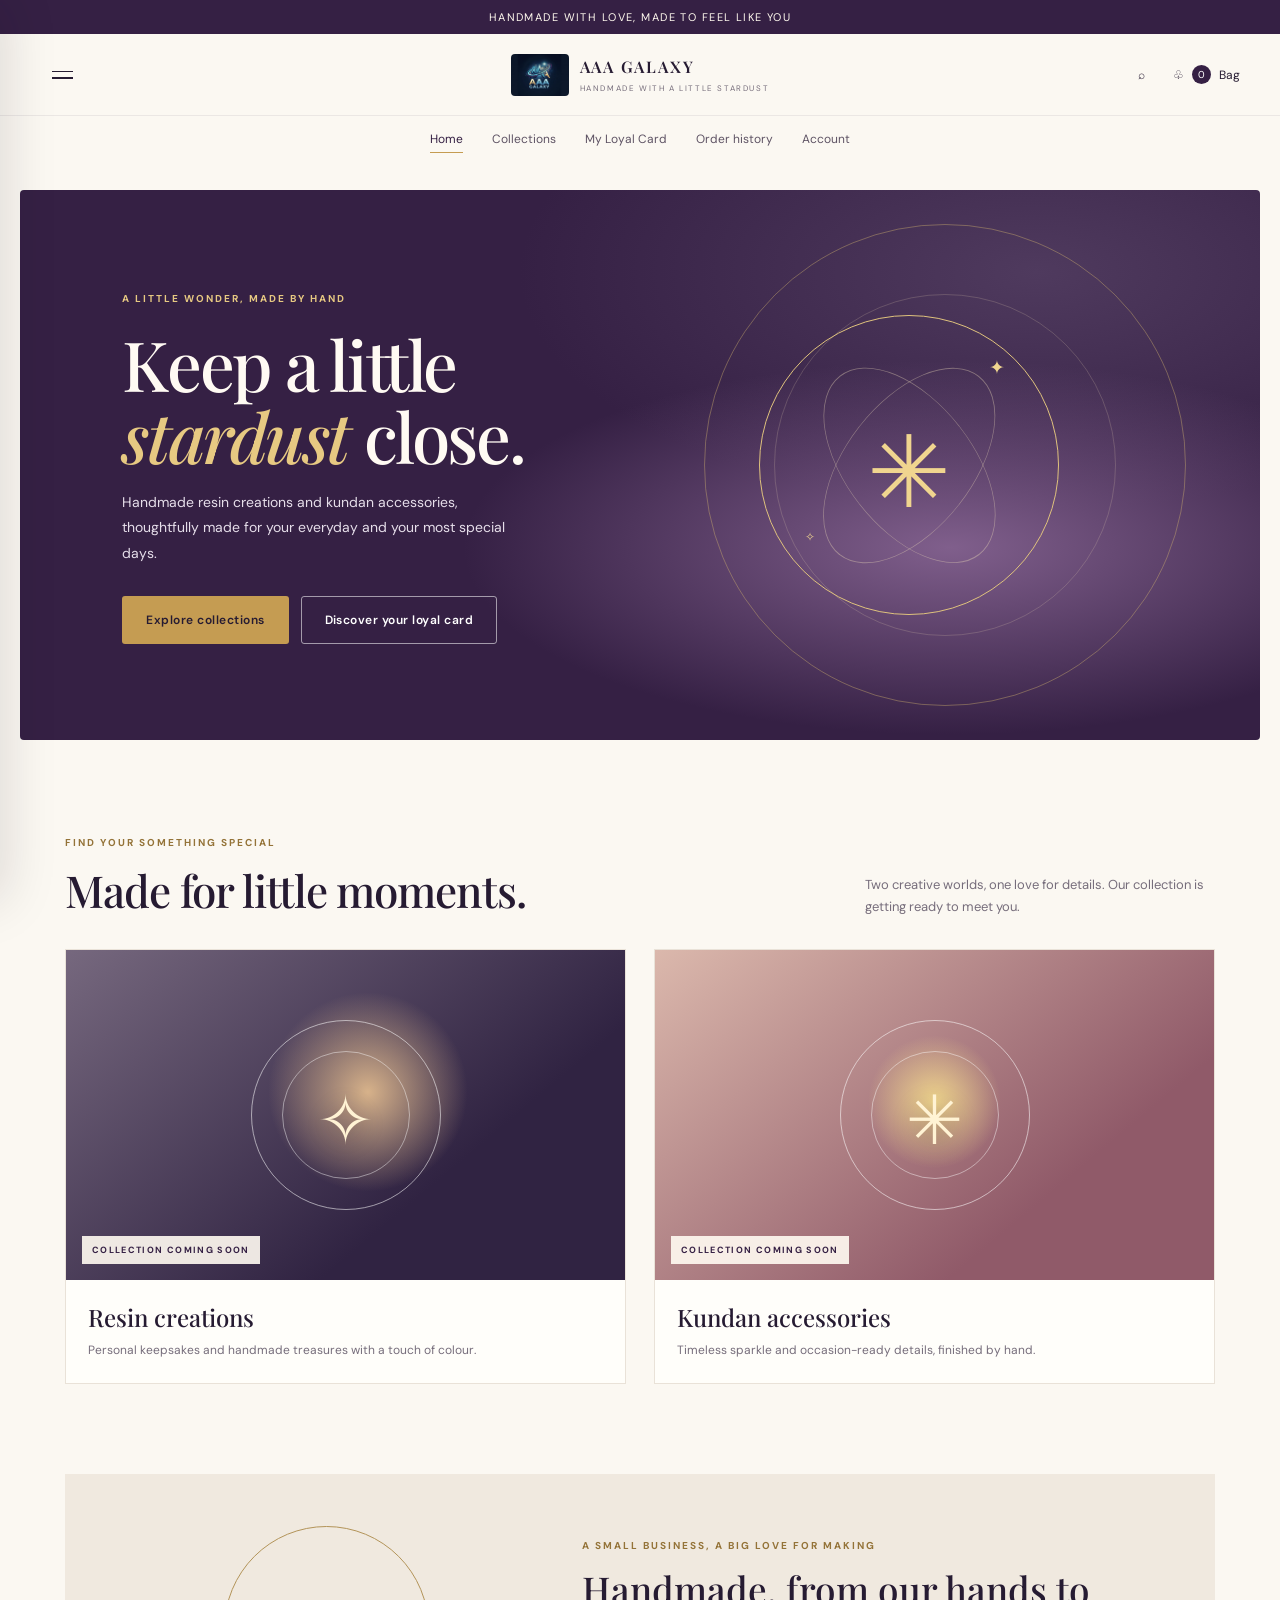
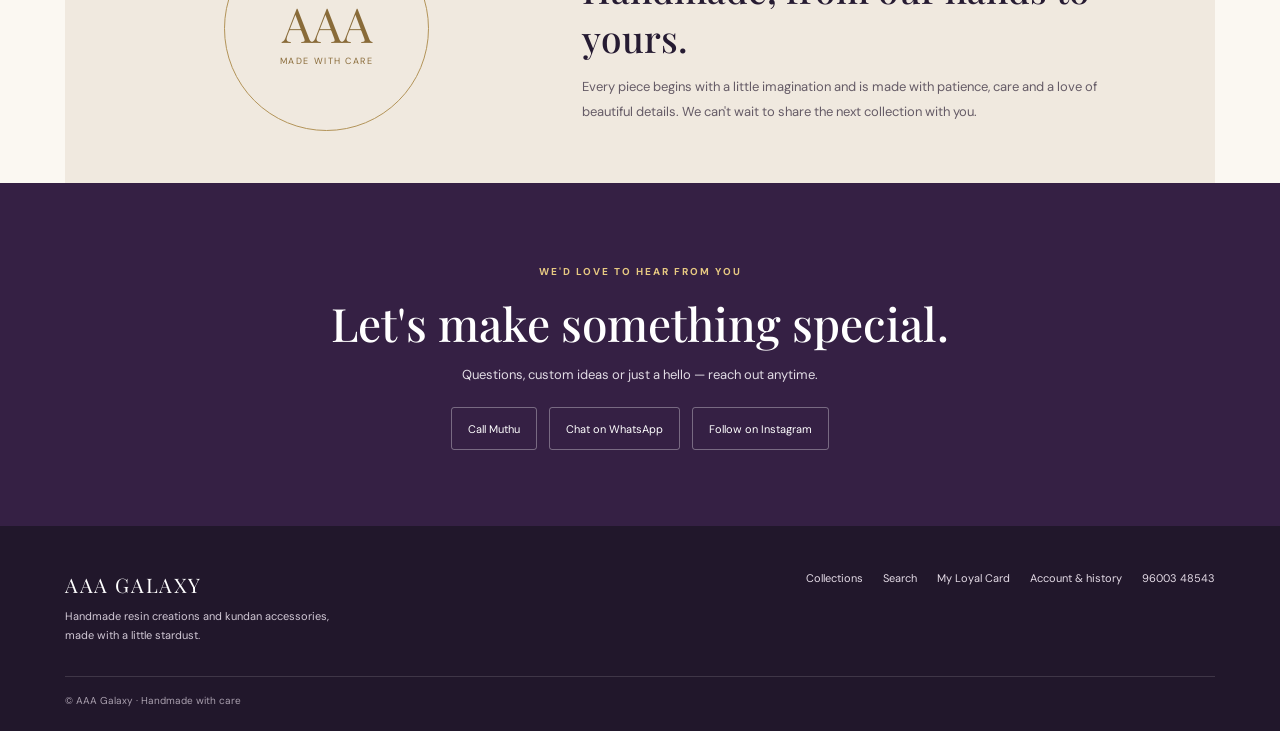
<file: card/index.html>
<!doctype html>
<html lang="en">
<head>
  <meta charset="utf-8">
  <meta name="viewport" content="width=device-width, initial-scale=1">
  <meta name="theme-color" content="#352044">
  <meta name="description" content="Discover handmade resin creations and kundan accessories at AAA Galaxy.">
  <title>AAA Galaxy — Handmade with a little stardust</title>
  <link rel="preconnect" href="https://fonts.googleapis.com">
  <link rel="preconnect" href="https://fonts.gstatic.com" crossorigin>
  <link rel="stylesheet" href="styles.css?v=1">
  <script src="site.js?v=3" defer></script>
</head>
<body data-page="home">
  <a class="skip-link" href="#main">Skip to content</a>
  <div class="announcement">Handmade with love, made to feel like you</div>
  <header class="site-header">
    <button class="menu-button" aria-label="Open menu" aria-expanded="false" aria-controls="site-menu"><span></span><span></span></button>
    <a class="brand" href="index.html" aria-label="AAA Galaxy home">
      <img src="photo_6055203696481605402_y.jpg" alt="">
      <span><span class="brand-name">AAA GALAXY</span><span class="brand-caption">Handmade with a little stardust</span></span>
    </a>
    <div class="header-actions"><a class="icon-link" href="search.html" aria-label="Search"><span aria-hidden="true">⌕</span></a><a class="icon-link" href="cart.html" aria-label="Shopping bag"><span aria-hidden="true">♧</span><span class="bag-count">0</span><span class="bag-label">Bag</span></a></div>
  </header>
  <nav class="desktop-nav" aria-label="Main navigation"><a data-nav="home" href="index.html">Home</a><a data-nav="products" href="products.html">Collections</a><a data-nav="loyalty" href="loyalty.html">My Loyal Card</a><a data-nav="history" href="history.html">Order history</a><a data-nav="account" href="account.html">Account</a></nav>
  <div class="menu-backdrop"></div>
  <aside class="menu-panel" id="site-menu" aria-label="Site menu">
    <div class="menu-top"><span class="menu-eyebrow">Explore AAA Galaxy</span><button class="menu-close" aria-label="Close menu">×</button></div>
    <nav class="menu-links"><a href="products.html">Collections</a><a href="search.html">Search</a><a href="loyalty.html">My Loyal Card</a><a href="history.html">Order history</a><a href="account.html">Account</a></nav>
    <p class="menu-note">Small-batch handmade resin pieces and kundan accessories, created with care.</p>
  </aside>
  <main id="main">
    <section class="hero fade-in">
      <div class="hero-copy">
        <span class="eyebrow">A little wonder, made by hand</span>
        <h1>Keep a little<br><em>stardust</em> close.</h1>
        <p>Handmade resin creations and kundan accessories, thoughtfully made for your everyday and your most special days.</p>
        <div class="button-row"><a class="button button-gold" href="products.html">Explore collections</a><a class="button button-outline" href="loyalty.html">Discover your loyal card</a></div>
      </div>
      <div class="hero-art" aria-hidden="true"><div class="orbit"><span class="orbit-star">✳</span><span class="orbit-spark one">✦</span><span class="orbit-spark two">✧</span></div></div>
    </section>
    <section class="section wrap">
      <div class="section-heading"><div><span class="eyebrow">Find your something special</span><h2>Made for little moments.</h2></div><p>Two creative worlds, one love for details. Our collection is getting ready to meet you.</p></div>
      <div class="collection-grid">
        <a class="collection-card" href="products.html?category=resin"><div class="collection-art resin"><span class="art-mark" aria-hidden="true">✧</span><span class="coming-soon">Collection coming soon</span></div><div class="collection-copy"><h3>Resin creations</h3><p>Personal keepsakes and handmade treasures with a touch of colour.</p></div></a>
        <a class="collection-card" href="products.html?category=kundan"><div class="collection-art kundan"><span class="art-mark" aria-hidden="true">✳</span><span class="coming-soon">Collection coming soon</span></div><div class="collection-copy"><h3>Kundan accessories</h3><p>Timeless sparkle and occasion-ready details, finished by hand.</p></div></a>
      </div>
    </section>
    <section class="wrap story-band">
      <div class="story-seal" aria-hidden="true"><div><span>AAA</span><small>MADE WITH CARE</small></div></div>
      <div><span class="eyebrow">A small business, a big love for making</span><h2>Handmade, from our hands to yours.</h2><p>Every piece begins with a little imagination and is made with patience, care and a love of beautiful details. We can't wait to share the next collection with you.</p></div>
    </section>
    <section class="contact-band"><span class="eyebrow">We'd love to hear from you</span><h2>Let's make something special.</h2><p>Questions, custom ideas or just a hello — reach out anytime.</p><div class="contact-links"><a href="tel:9600348543">Call Muthu</a><a href="https://wa.me/919976738158">Chat on WhatsApp</a><a href="https://www.instagram.com/aaa_galaxy_art?gwpx=MWgxeHU0MDlsMnFj" target="_blank" rel="noreferrer">Follow on Instagram</a></div></section>
  </main>
  <footer class="site-footer"><div class="footer-inner"><div><div class="footer-brand">AAA GALAXY</div><p class="footer-copy">Handmade resin creations and kundan accessories, made with a little stardust.</p></div><nav class="footer-links" aria-label="Footer navigation"><a href="products.html">Collections</a><a href="search.html">Search</a><a href="loyalty.html">My Loyal Card</a><a href="history.html">Account &amp; history</a><a href="tel:9600348543">96003 48543</a></nav></div><div class="copyright">© AAA Galaxy · Handmade with care</div></footer>
</body>
</html>
</file>
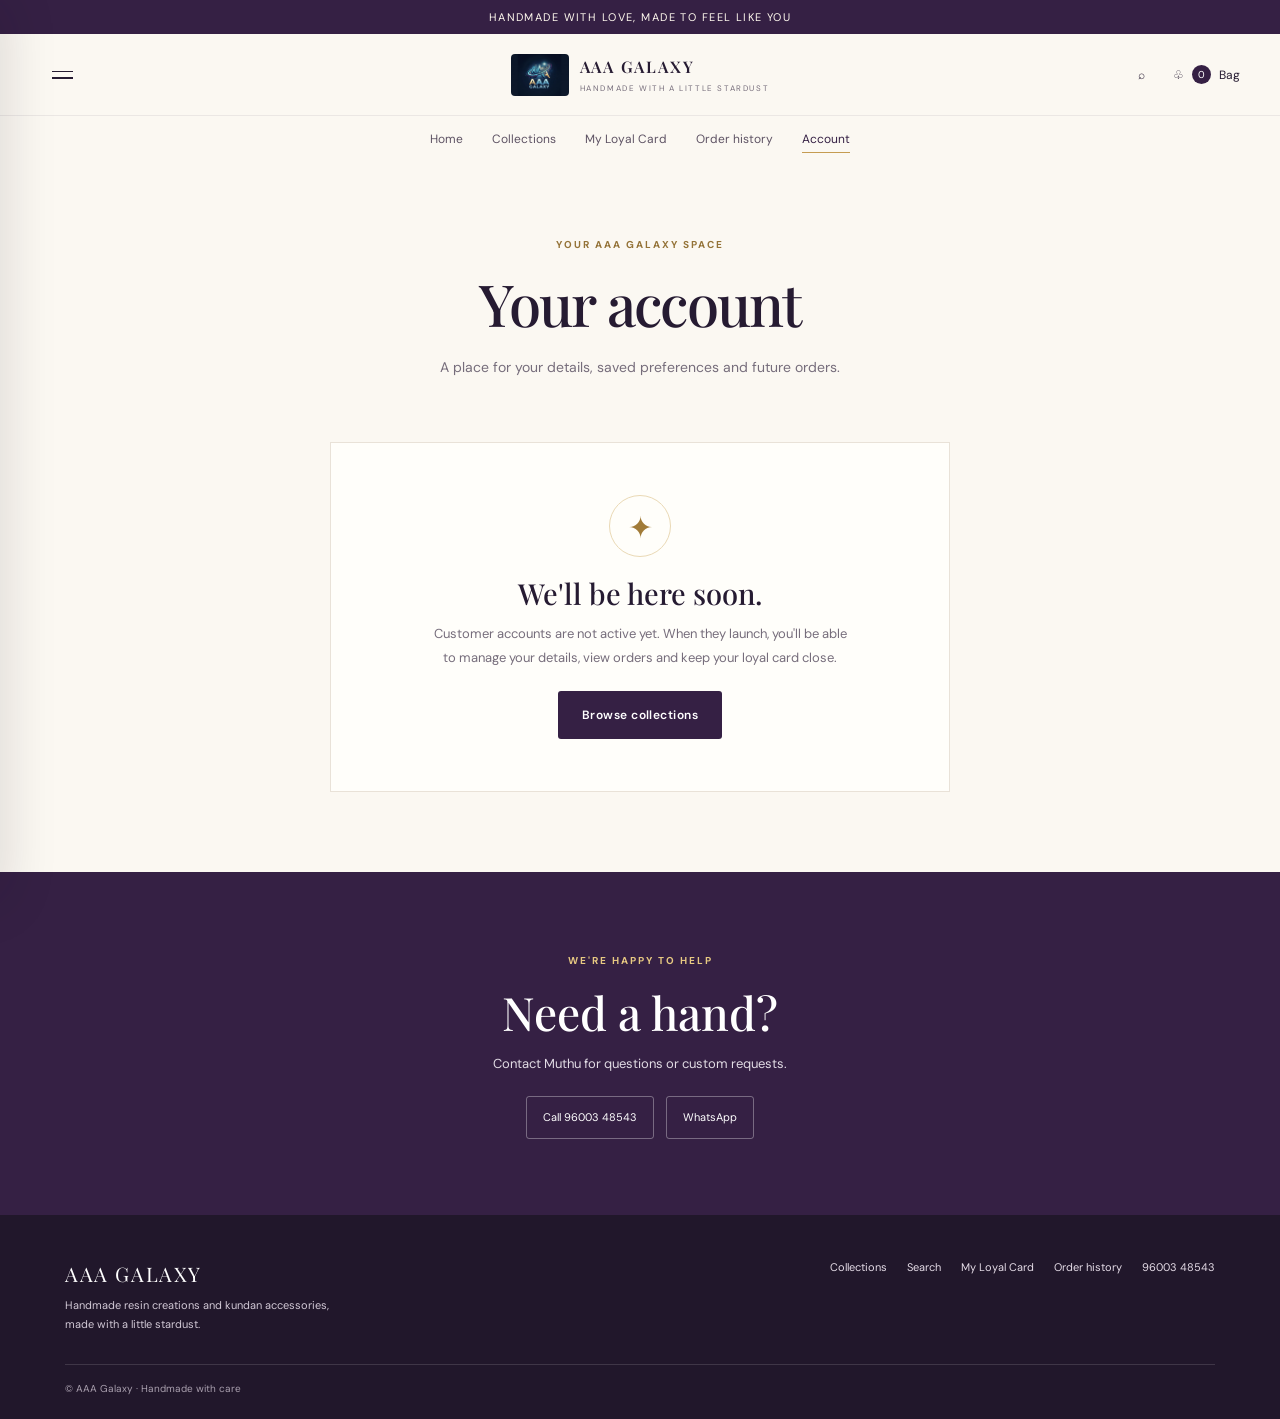
<file: card/account.html>
<!doctype html>
<html lang="en">
<head><meta charset="utf-8"><meta name="viewport" content="width=device-width, initial-scale=1"><meta name="theme-color" content="#352044"><meta name="description" content="Your AAA Galaxy account."><title>Account — AAA Galaxy</title><link rel="stylesheet" href="styles.css?v=1"><script src="site.js?v=3" defer></script></head>
<body data-page="account">
  <a class="skip-link" href="#main">Skip to content</a><div class="announcement">Handmade with love, made to feel like you</div>
  <header class="site-header"><button class="menu-button" aria-label="Open menu" aria-expanded="false" aria-controls="site-menu"><span></span><span></span></button><a class="brand" href="index.html" aria-label="AAA Galaxy home"><img src="photo_6055203696481605402_y.jpg" alt=""><span><span class="brand-name">AAA GALAXY</span><span class="brand-caption">Handmade with a little stardust</span></span></a><div class="header-actions"><a class="icon-link" href="search.html" aria-label="Search"><span aria-hidden="true">⌕</span></a><a class="icon-link" href="cart.html" aria-label="Shopping bag"><span aria-hidden="true">♧</span><span class="bag-count">0</span><span class="bag-label">Bag</span></a></div></header>
  <nav class="desktop-nav" aria-label="Main navigation"><a data-nav="home" href="index.html">Home</a><a data-nav="products" href="products.html">Collections</a><a data-nav="loyalty" href="loyalty.html">My Loyal Card</a><a data-nav="history" href="history.html">Order history</a><a data-nav="account" href="account.html">Account</a></nav><div class="menu-backdrop"></div>
  <aside class="menu-panel" id="site-menu" aria-label="Site menu"><div class="menu-top"><span class="menu-eyebrow">Explore AAA Galaxy</span><button class="menu-close" aria-label="Close menu">×</button></div><nav class="menu-links"><a href="products.html">Collections</a><a href="search.html">Search</a><a href="loyalty.html">My Loyal Card</a><a href="history.html">Order history</a><a href="account.html">Account</a></nav><p class="menu-note">Small-batch handmade resin pieces and kundan accessories, created with care.</p></aside>
  <main id="main"><section class="page-intro wrap"><span class="eyebrow">Your AAA Galaxy space</span><h1>Your account</h1><p>A place for your details, saved preferences and future orders.</p></section><section class="empty-state"><div class="empty-icon" aria-hidden="true">✦</div><h2>We'll be here soon.</h2><p>Customer accounts are not active yet. When they launch, you'll be able to manage your details, view orders and keep your loyal card close.</p><a class="button" href="products.html">Browse collections</a></section><section class="contact-band"><span class="eyebrow">We're happy to help</span><h2>Need a hand?</h2><p>Contact Muthu for questions or custom requests.</p><div class="contact-links"><a href="tel:9600348543">Call 96003 48543</a><a href="https://wa.me/919976738158">WhatsApp</a></div></section></main>
  <footer class="site-footer"><div class="footer-inner"><div><div class="footer-brand">AAA GALAXY</div><p class="footer-copy">Handmade resin creations and kundan accessories, made with a little stardust.</p></div><nav class="footer-links" aria-label="Footer navigation"><a href="products.html">Collections</a><a href="search.html">Search</a><a href="loyalty.html">My Loyal Card</a><a href="history.html">Order history</a><a href="tel:9600348543">96003 48543</a></nav></div><div class="copyright">© AAA Galaxy · Handmade with care</div></footer>
</body></html>
</file>
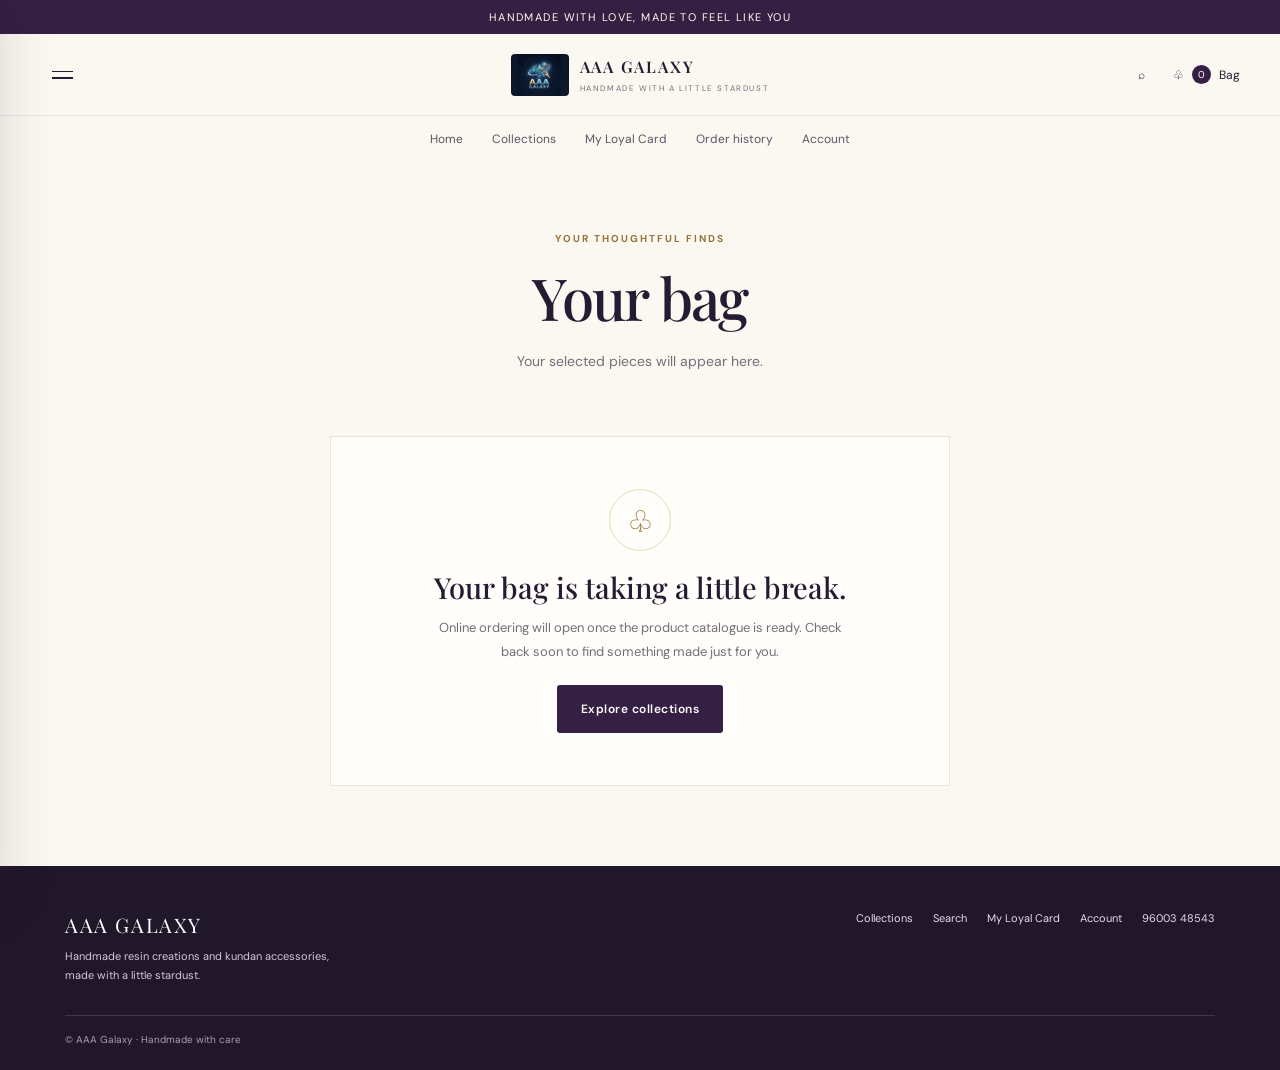
<file: card/cart.html>
<!doctype html>
<html lang="en">
<head><meta charset="utf-8"><meta name="viewport" content="width=device-width, initial-scale=1"><meta name="theme-color" content="#352044"><meta name="description" content="Your AAA Galaxy shopping bag."><title>Your bag — AAA Galaxy</title><link rel="stylesheet" href="styles.css?v=1"><script src="site.js?v=3" defer></script></head>
<body data-page="cart">
  <a class="skip-link" href="#main">Skip to content</a><div class="announcement">Handmade with love, made to feel like you</div>
  <header class="site-header"><button class="menu-button" aria-label="Open menu" aria-expanded="false" aria-controls="site-menu"><span></span><span></span></button><a class="brand" href="index.html" aria-label="AAA Galaxy home"><img src="photo_6055203696481605402_y.jpg" alt=""><span><span class="brand-name">AAA GALAXY</span><span class="brand-caption">Handmade with a little stardust</span></span></a><div class="header-actions"><a class="icon-link" href="search.html" aria-label="Search"><span aria-hidden="true">⌕</span></a><a class="icon-link" href="cart.html" aria-label="Shopping bag"><span aria-hidden="true">♧</span><span class="bag-count">0</span><span class="bag-label">Bag</span></a></div></header>
  <nav class="desktop-nav" aria-label="Main navigation"><a data-nav="home" href="index.html">Home</a><a data-nav="products" href="products.html">Collections</a><a data-nav="loyalty" href="loyalty.html">My Loyal Card</a><a data-nav="history" href="history.html">Order history</a><a data-nav="account" href="account.html">Account</a></nav><div class="menu-backdrop"></div>
  <aside class="menu-panel" id="site-menu" aria-label="Site menu"><div class="menu-top"><span class="menu-eyebrow">Explore AAA Galaxy</span><button class="menu-close" aria-label="Close menu">×</button></div><nav class="menu-links"><a href="products.html">Collections</a><a href="search.html">Search</a><a href="loyalty.html">My Loyal Card</a><a href="history.html">Order history</a><a href="account.html">Account</a></nav><p class="menu-note">Small-batch handmade resin pieces and kundan accessories, created with care.</p></aside>
  <main id="main"><section class="page-intro wrap"><span class="eyebrow">Your thoughtful finds</span><h1>Your bag</h1><p>Your selected pieces will appear here.</p></section><section class="empty-state"><div class="empty-icon" aria-hidden="true">♧</div><h2>Your bag is taking a little break.</h2><p>Online ordering will open once the product catalogue is ready. Check back soon to find something made just for you.</p><a class="button" href="products.html">Explore collections</a></section></main>
  <footer class="site-footer"><div class="footer-inner"><div><div class="footer-brand">AAA GALAXY</div><p class="footer-copy">Handmade resin creations and kundan accessories, made with a little stardust.</p></div><nav class="footer-links" aria-label="Footer navigation"><a href="products.html">Collections</a><a href="search.html">Search</a><a href="loyalty.html">My Loyal Card</a><a href="account.html">Account</a><a href="tel:9600348543">96003 48543</a></nav></div><div class="copyright">© AAA Galaxy · Handmade with care</div></footer>
</body></html>
</file>
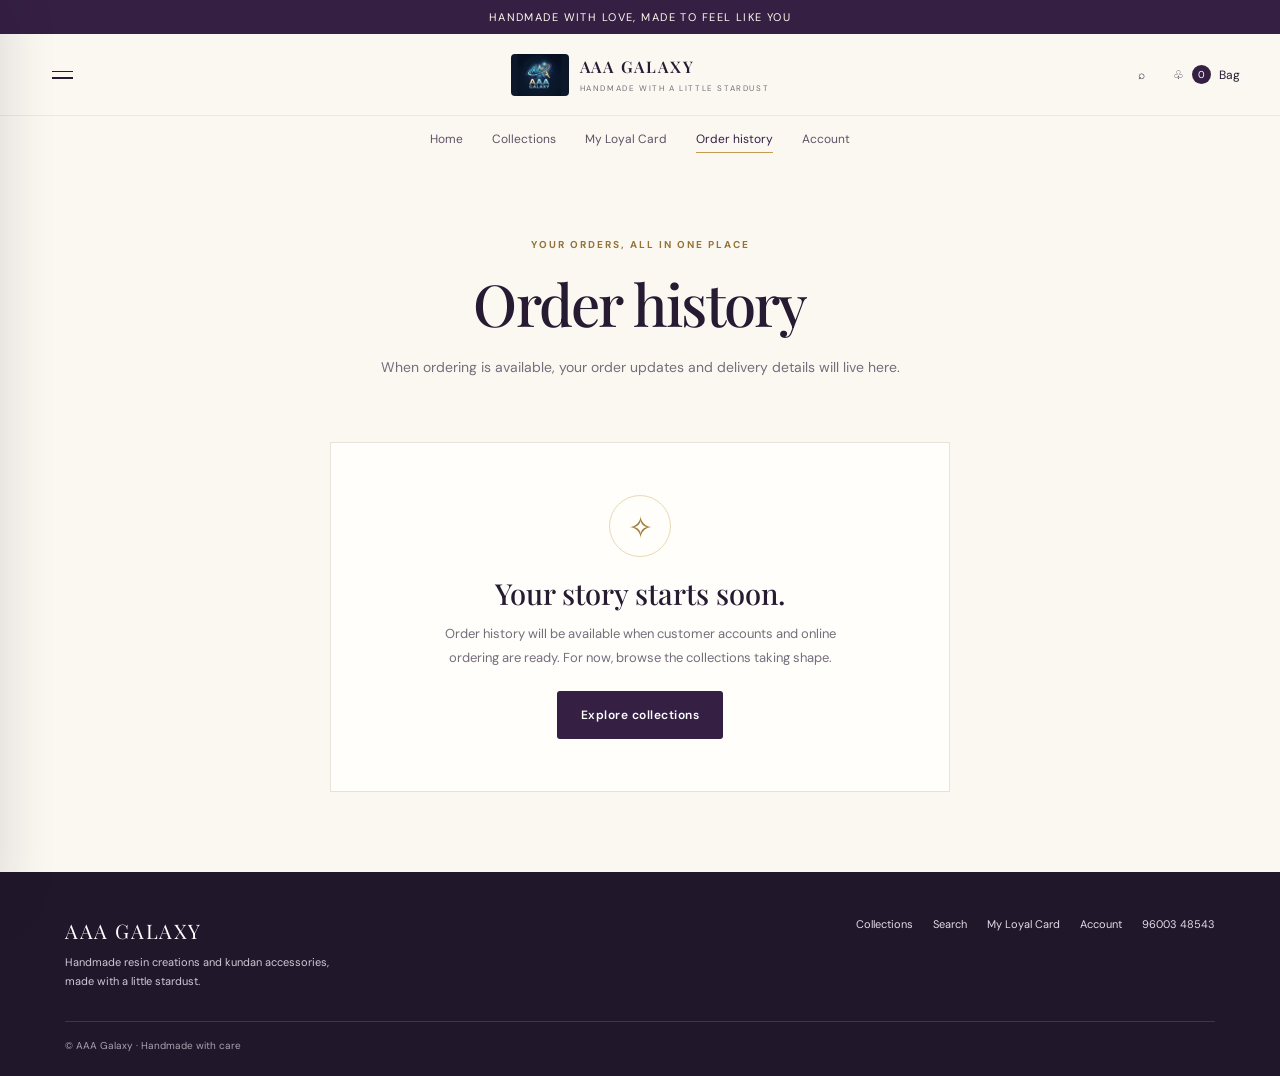
<file: card/history.html>
<!doctype html>
<html lang="en">
<head><meta charset="utf-8"><meta name="viewport" content="width=device-width, initial-scale=1"><meta name="theme-color" content="#352044"><meta name="description" content="View your AAA Galaxy order history."><title>Order history — AAA Galaxy</title><link rel="stylesheet" href="styles.css?v=1"><script src="site.js?v=3" defer></script></head>
<body data-page="history">
  <a class="skip-link" href="#main">Skip to content</a><div class="announcement">Handmade with love, made to feel like you</div>
  <header class="site-header"><button class="menu-button" aria-label="Open menu" aria-expanded="false" aria-controls="site-menu"><span></span><span></span></button><a class="brand" href="index.html" aria-label="AAA Galaxy home"><img src="photo_6055203696481605402_y.jpg" alt=""><span><span class="brand-name">AAA GALAXY</span><span class="brand-caption">Handmade with a little stardust</span></span></a><div class="header-actions"><a class="icon-link" href="search.html" aria-label="Search"><span aria-hidden="true">⌕</span></a><a class="icon-link" href="cart.html" aria-label="Shopping bag"><span aria-hidden="true">♧</span><span class="bag-count">0</span><span class="bag-label">Bag</span></a></div></header>
  <nav class="desktop-nav" aria-label="Main navigation"><a data-nav="home" href="index.html">Home</a><a data-nav="products" href="products.html">Collections</a><a data-nav="loyalty" href="loyalty.html">My Loyal Card</a><a data-nav="history" href="history.html">Order history</a><a data-nav="account" href="account.html">Account</a></nav><div class="menu-backdrop"></div>
  <aside class="menu-panel" id="site-menu" aria-label="Site menu"><div class="menu-top"><span class="menu-eyebrow">Explore AAA Galaxy</span><button class="menu-close" aria-label="Close menu">×</button></div><nav class="menu-links"><a href="products.html">Collections</a><a href="search.html">Search</a><a href="loyalty.html">My Loyal Card</a><a href="history.html">Order history</a><a href="account.html">Account</a></nav><p class="menu-note">Small-batch handmade resin pieces and kundan accessories, created with care.</p></aside>
  <main id="main"><section class="page-intro wrap"><span class="eyebrow">Your orders, all in one place</span><h1>Order history</h1><p>When ordering is available, your order updates and delivery details will live here.</p></section><section class="empty-state"><div class="empty-icon" aria-hidden="true">✧</div><h2>Your story starts soon.</h2><p>Order history will be available when customer accounts and online ordering are ready. For now, browse the collections taking shape.</p><a class="button" href="products.html">Explore collections</a></section></main>
  <footer class="site-footer"><div class="footer-inner"><div><div class="footer-brand">AAA GALAXY</div><p class="footer-copy">Handmade resin creations and kundan accessories, made with a little stardust.</p></div><nav class="footer-links" aria-label="Footer navigation"><a href="products.html">Collections</a><a href="search.html">Search</a><a href="loyalty.html">My Loyal Card</a><a href="account.html">Account</a><a href="tel:9600348543">96003 48543</a></nav></div><div class="copyright">© AAA Galaxy · Handmade with care</div></footer>
</body></html>
</file>
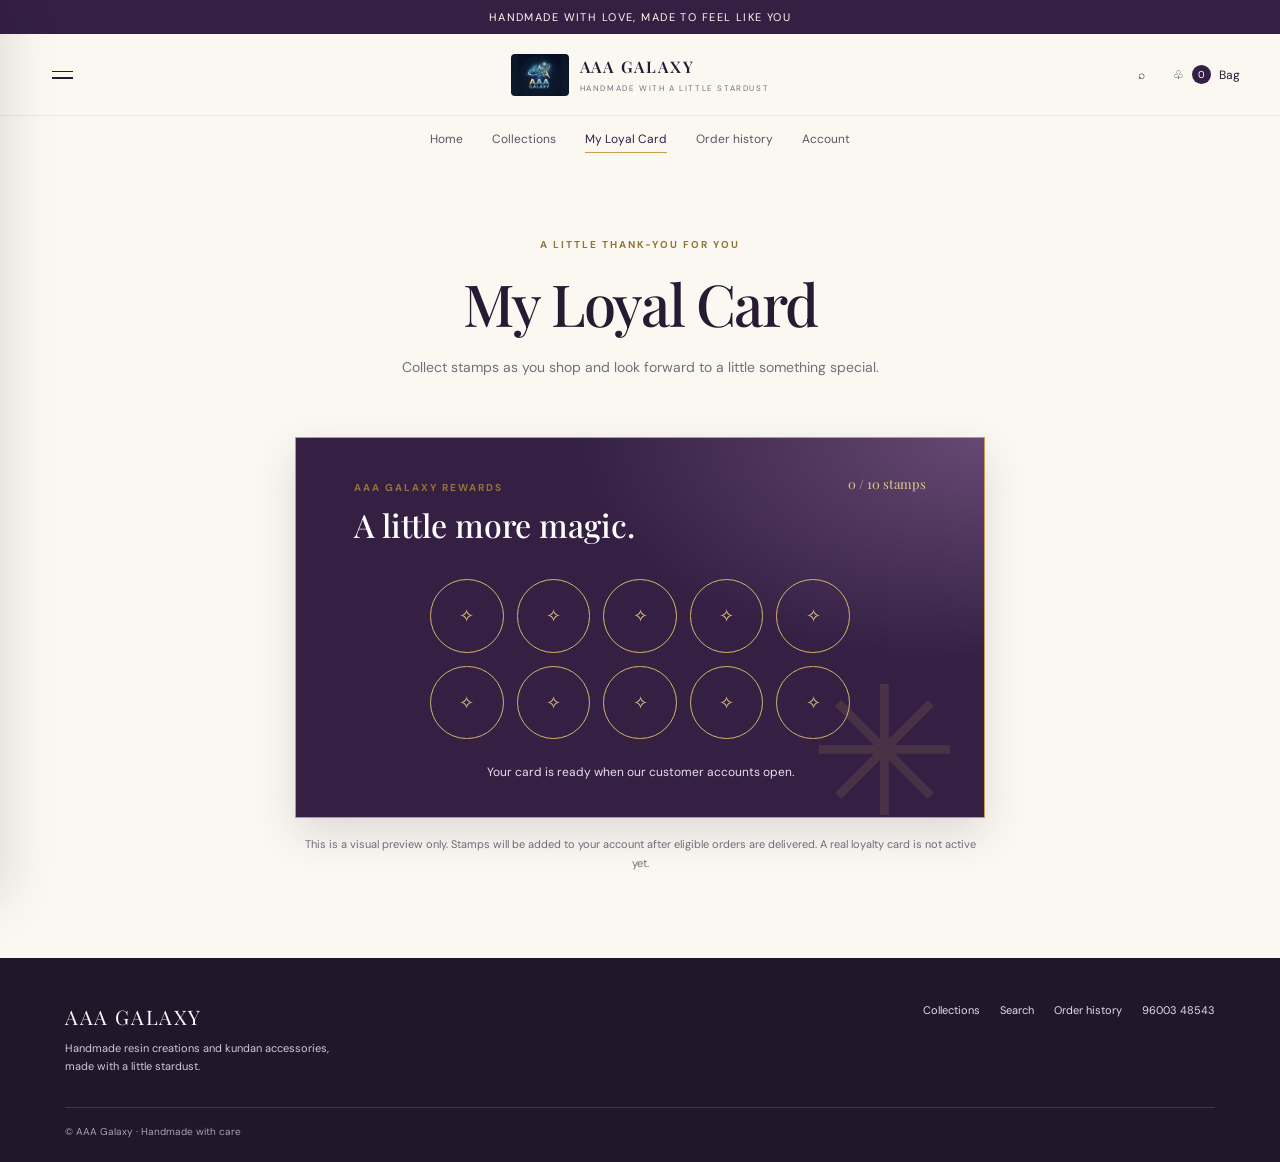
<file: card/loyalty.html>
<!doctype html>
<html lang="en">
<head><meta charset="utf-8"><meta name="viewport" content="width=device-width, initial-scale=1"><meta name="theme-color" content="#352044"><meta name="description" content="Your AAA Galaxy loyal card."><title>My Loyal Card — AAA Galaxy</title><link rel="stylesheet" href="styles.css?v=1"><script src="site.js?v=3" defer></script></head>
<body data-page="loyalty">
  <a class="skip-link" href="#main">Skip to content</a><div class="announcement">Handmade with love, made to feel like you</div>
  <header class="site-header"><button class="menu-button" aria-label="Open menu" aria-expanded="false" aria-controls="site-menu"><span></span><span></span></button><a class="brand" href="index.html" aria-label="AAA Galaxy home"><img src="photo_6055203696481605402_y.jpg" alt=""><span><span class="brand-name">AAA GALAXY</span><span class="brand-caption">Handmade with a little stardust</span></span></a><div class="header-actions"><a class="icon-link" href="search.html" aria-label="Search"><span aria-hidden="true">⌕</span></a><a class="icon-link" href="cart.html" aria-label="Shopping bag"><span aria-hidden="true">♧</span><span class="bag-count">0</span><span class="bag-label">Bag</span></a></div></header>
  <nav class="desktop-nav" aria-label="Main navigation"><a data-nav="home" href="index.html">Home</a><a data-nav="products" href="products.html">Collections</a><a data-nav="loyalty" href="loyalty.html">My Loyal Card</a><a data-nav="history" href="history.html">Order history</a><a data-nav="account" href="account.html">Account</a></nav><div class="menu-backdrop"></div>
  <aside class="menu-panel" id="site-menu" aria-label="Site menu"><div class="menu-top"><span class="menu-eyebrow">Explore AAA Galaxy</span><button class="menu-close" aria-label="Close menu">×</button></div><nav class="menu-links"><a href="products.html">Collections</a><a href="search.html">Search</a><a href="loyalty.html">My Loyal Card</a><a href="history.html">Order history</a><a href="account.html">Account</a></nav><p class="menu-note">Small-batch handmade resin pieces and kundan accessories, created with care.</p></aside>
  <main id="main"><section class="page-intro wrap"><span class="eyebrow">A little thank-you for you</span><h1>My Loyal Card</h1><p>Collect stamps as you shop and look forward to a little something special.</p></section>
    <section class="loyalty-wrap wrap"><div class="loyalty-card"><div class="loyalty-top"><div><span class="eyebrow">AAA Galaxy rewards</span><h2>A little more magic.</h2></div><span class="stamp-number">0 / 10 stamps</span></div><div class="stamp-grid" id="stamp-grid" role="img" aria-label="Empty preview of ten loyalty stamps"></div><p class="loyalty-message">Your card is ready when our customer accounts open.</p></div><p class="preview-notice">This is a visual preview only. Stamps will be added to your account after eligible orders are delivered. A real loyalty card is not active yet.</p></section>
  </main>
  <footer class="site-footer"><div class="footer-inner"><div><div class="footer-brand">AAA GALAXY</div><p class="footer-copy">Handmade resin creations and kundan accessories, made with a little stardust.</p></div><nav class="footer-links" aria-label="Footer navigation"><a href="products.html">Collections</a><a href="search.html">Search</a><a href="history.html">Order history</a><a href="tel:9600348543">96003 48543</a></nav></div><div class="copyright">© AAA Galaxy · Handmade with care</div></footer>
</body></html>
</file>
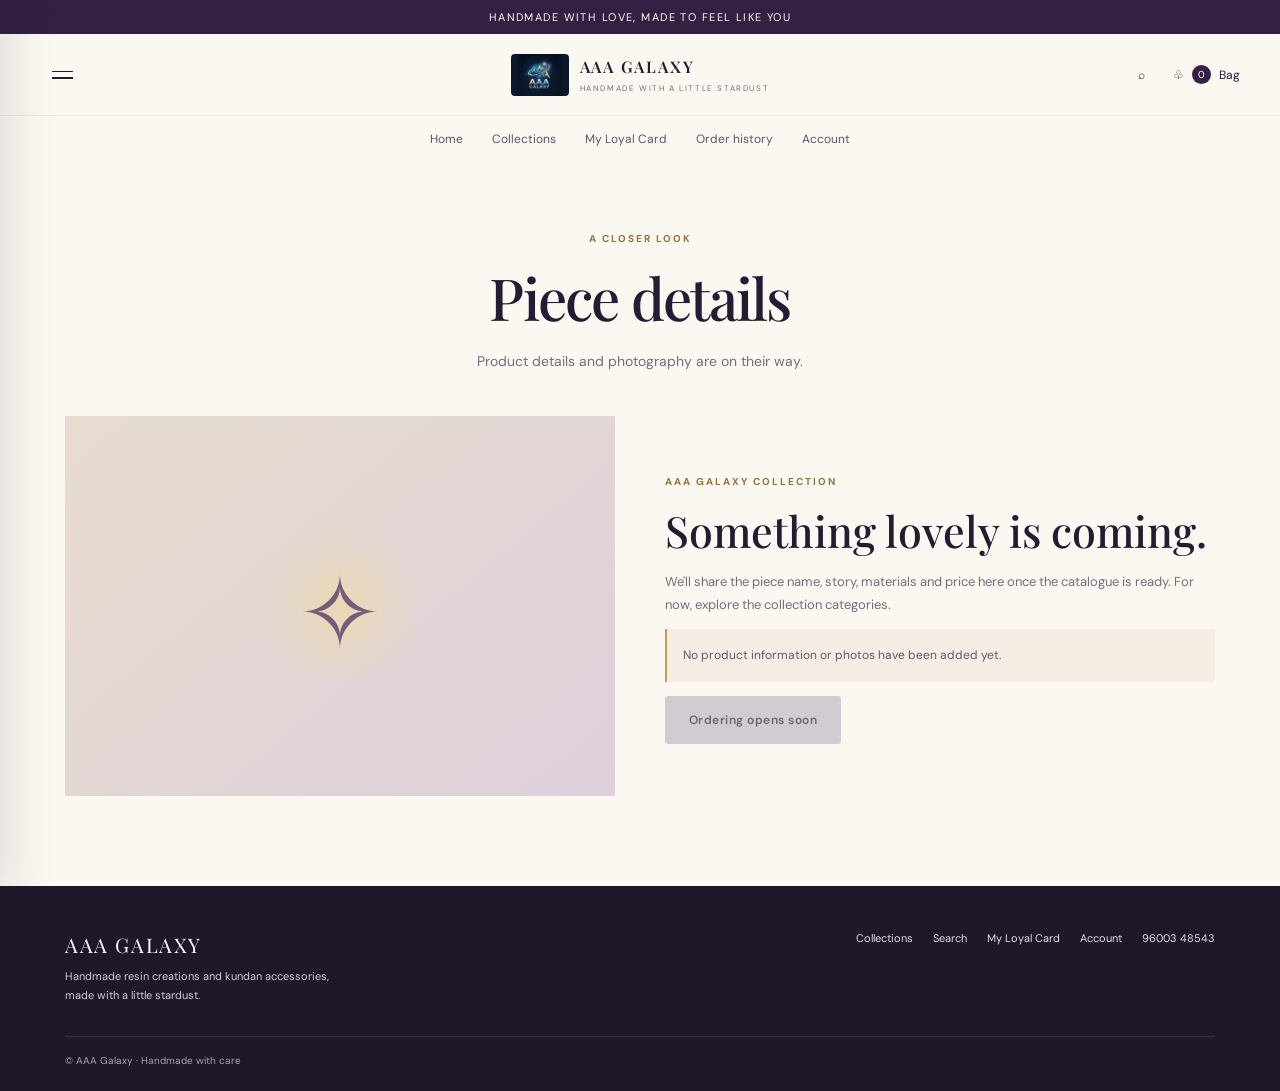
<file: card/product.html>
<!doctype html>
<html lang="en">
<head><meta charset="utf-8"><meta name="viewport" content="width=device-width, initial-scale=1"><meta name="theme-color" content="#352044"><meta name="description" content="Product details from AAA Galaxy."><title>Piece details — AAA Galaxy</title><link rel="stylesheet" href="styles.css?v=1"><script src="site.js?v=3" defer></script></head>
<body data-page="product">
  <a class="skip-link" href="#main">Skip to content</a><div class="announcement">Handmade with love, made to feel like you</div>
  <header class="site-header"><button class="menu-button" aria-label="Open menu" aria-expanded="false" aria-controls="site-menu"><span></span><span></span></button><a class="brand" href="index.html" aria-label="AAA Galaxy home"><img src="photo_6055203696481605402_y.jpg" alt=""><span><span class="brand-name">AAA GALAXY</span><span class="brand-caption">Handmade with a little stardust</span></span></a><div class="header-actions"><a class="icon-link" href="search.html" aria-label="Search"><span aria-hidden="true">⌕</span></a><a class="icon-link" href="cart.html" aria-label="Shopping bag"><span aria-hidden="true">♧</span><span class="bag-count">0</span><span class="bag-label">Bag</span></a></div></header>
  <nav class="desktop-nav" aria-label="Main navigation"><a data-nav="home" href="index.html">Home</a><a data-nav="products" href="products.html">Collections</a><a data-nav="loyalty" href="loyalty.html">My Loyal Card</a><a data-nav="history" href="history.html">Order history</a><a data-nav="account" href="account.html">Account</a></nav><div class="menu-backdrop"></div>
  <aside class="menu-panel" id="site-menu" aria-label="Site menu"><div class="menu-top"><span class="menu-eyebrow">Explore AAA Galaxy</span><button class="menu-close" aria-label="Close menu">×</button></div><nav class="menu-links"><a href="products.html">Collections</a><a href="search.html">Search</a><a href="loyalty.html">My Loyal Card</a><a href="history.html">Order history</a><a href="account.html">Account</a></nav><p class="menu-note">Small-batch handmade resin pieces and kundan accessories, created with care.</p></aside>
  <main id="main"><section class="page-intro wrap"><span class="eyebrow">A closer look</span><h1>Piece details</h1><p>Product details and photography are on their way.</p></section><section class="detail-placeholder wrap"><div class="detail-art" aria-hidden="true"><span>✧</span></div><div class="detail-copy"><span class="eyebrow">AAA Galaxy collection</span><h1>Something lovely is coming.</h1><p>We'll share the piece name, story, materials and price here once the catalogue is ready. For now, explore the collection categories.</p><div class="availability-note">No product information or photos have been added yet.</div><button class="button" type="button" disabled>Ordering opens soon</button></div></section></main>
  <footer class="site-footer"><div class="footer-inner"><div><div class="footer-brand">AAA GALAXY</div><p class="footer-copy">Handmade resin creations and kundan accessories, made with a little stardust.</p></div><nav class="footer-links" aria-label="Footer navigation"><a href="products.html">Collections</a><a href="search.html">Search</a><a href="loyalty.html">My Loyal Card</a><a href="account.html">Account</a><a href="tel:9600348543">96003 48543</a></nav></div><div class="copyright">© AAA Galaxy · Handmade with care</div></footer>
</body></html>
</file>
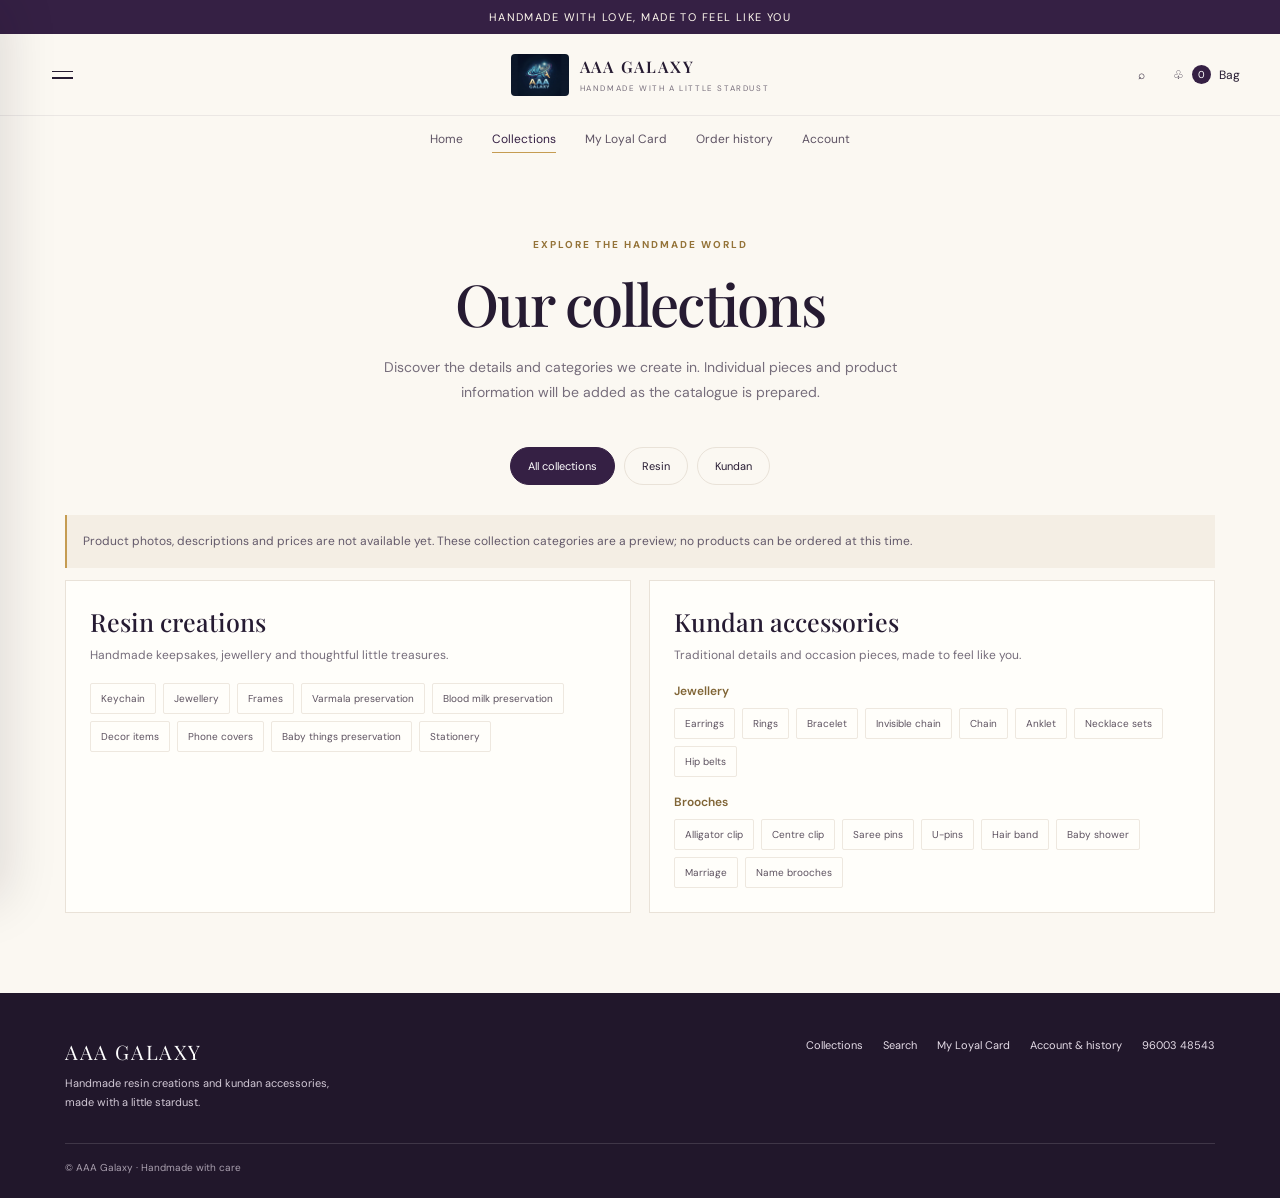
<file: card/products.html>
<!doctype html>
<html lang="en">
<head><meta charset="utf-8"><meta name="viewport" content="width=device-width, initial-scale=1"><meta name="theme-color" content="#352044"><meta name="description" content="Browse resin and kundan collections from AAA Galaxy."><title>Collections — AAA Galaxy</title><link rel="stylesheet" href="styles.css?v=1"><script src="site.js?v=3" defer></script></head>
<body data-page="products">
  <a class="skip-link" href="#main">Skip to content</a><div class="announcement">Handmade with love, made to feel like you</div>
  <header class="site-header"><button class="menu-button" aria-label="Open menu" aria-expanded="false" aria-controls="site-menu"><span></span><span></span></button><a class="brand" href="index.html" aria-label="AAA Galaxy home"><img src="photo_6055203696481605402_y.jpg" alt=""><span><span class="brand-name">AAA GALAXY</span><span class="brand-caption">Handmade with a little stardust</span></span></a><div class="header-actions"><a class="icon-link" href="search.html" aria-label="Search"><span aria-hidden="true">⌕</span></a><a class="icon-link" href="cart.html" aria-label="Shopping bag"><span aria-hidden="true">♧</span><span class="bag-count">0</span><span class="bag-label">Bag</span></a></div></header>
  <nav class="desktop-nav" aria-label="Main navigation"><a data-nav="home" href="index.html">Home</a><a data-nav="products" href="products.html">Collections</a><a data-nav="loyalty" href="loyalty.html">My Loyal Card</a><a data-nav="history" href="history.html">Order history</a><a data-nav="account" href="account.html">Account</a></nav><div class="menu-backdrop"></div>
  <aside class="menu-panel" id="site-menu" aria-label="Site menu"><div class="menu-top"><span class="menu-eyebrow">Explore AAA Galaxy</span><button class="menu-close" aria-label="Close menu">×</button></div><nav class="menu-links"><a href="products.html">Collections</a><a href="search.html">Search</a><a href="loyalty.html">My Loyal Card</a><a href="history.html">Order history</a><a href="account.html">Account</a></nav><p class="menu-note">Small-batch handmade resin pieces and kundan accessories, created with care.</p></aside>
  <main id="main"><section class="page-intro wrap"><span class="eyebrow">Explore the handmade world</span><h1>Our collections</h1><p>Discover the details and categories we create in. Individual pieces and product information will be added as the catalogue is prepared.</p></section>
    <div class="filter-row" aria-label="Filter collections"><button class="filter-chip" data-filter="all" aria-pressed="true">All collections</button><button class="filter-chip" data-filter="resin" aria-pressed="false">Resin</button><button class="filter-chip" data-filter="kundan" aria-pressed="false">Kundan</button></div>
    <div class="wrap"><p class="availability-note">Product photos, descriptions and prices are not available yet. These collection categories are a preview; no products can be ordered at this time.</p><div class="category-list" id="category-list" aria-live="polite"></div></div>
  </main>
  <footer class="site-footer"><div class="footer-inner"><div><div class="footer-brand">AAA GALAXY</div><p class="footer-copy">Handmade resin creations and kundan accessories, made with a little stardust.</p></div><nav class="footer-links" aria-label="Footer navigation"><a href="products.html">Collections</a><a href="search.html">Search</a><a href="loyalty.html">My Loyal Card</a><a href="history.html">Account &amp; history</a><a href="tel:9600348543">96003 48543</a></nav></div><div class="copyright">© AAA Galaxy · Handmade with care</div></footer>
</body></html>
</file>
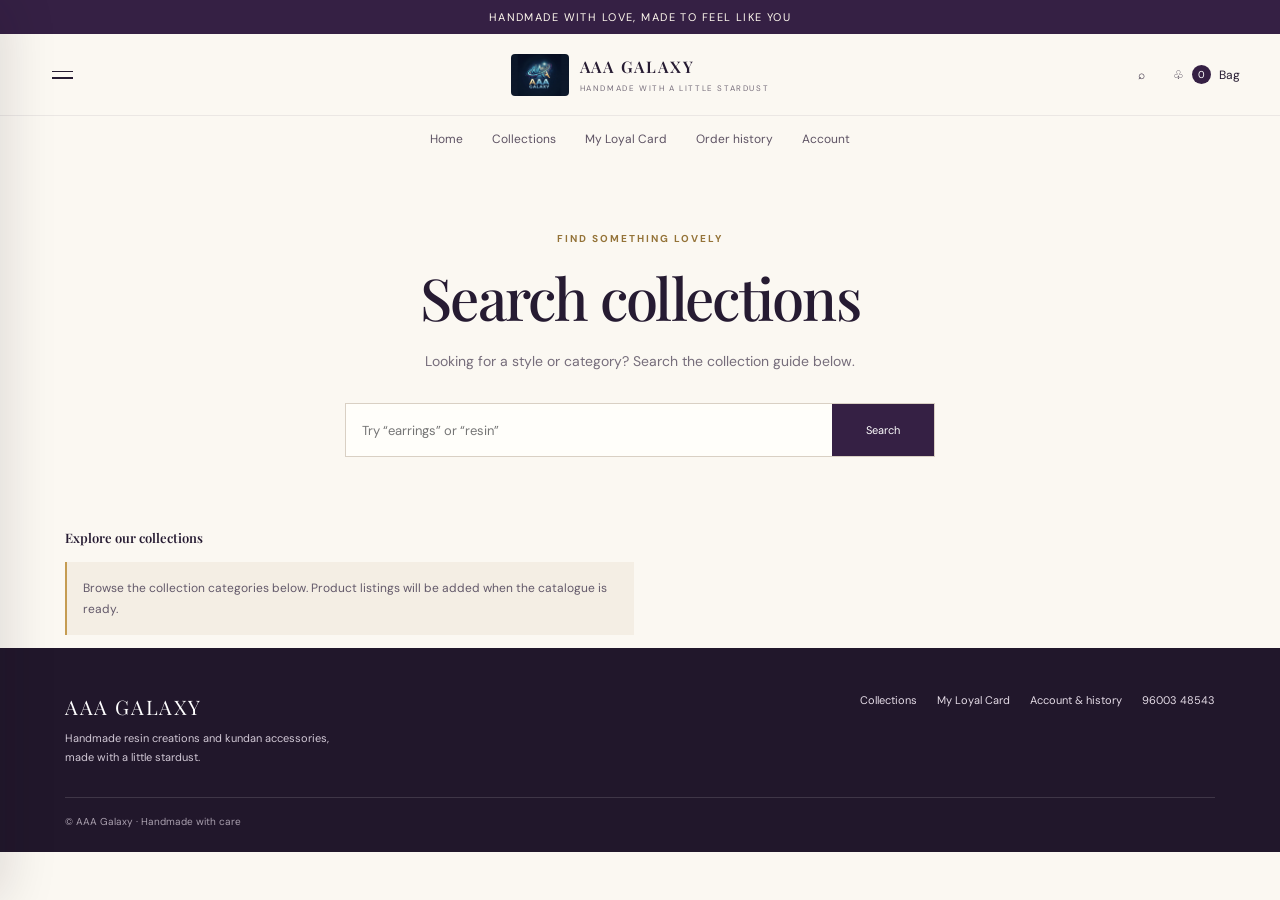
<file: card/search.html>
<!doctype html>
<html lang="en">
<head><meta charset="utf-8"><meta name="viewport" content="width=device-width, initial-scale=1"><meta name="theme-color" content="#352044"><meta name="description" content="Search AAA Galaxy collections."><title>Search — AAA Galaxy</title><link rel="stylesheet" href="styles.css?v=1"><script src="site.js?v=3" defer></script></head>
<body data-page="search">
  <a class="skip-link" href="#main">Skip to content</a><div class="announcement">Handmade with love, made to feel like you</div>
  <header class="site-header"><button class="menu-button" aria-label="Open menu" aria-expanded="false" aria-controls="site-menu"><span></span><span></span></button><a class="brand" href="index.html" aria-label="AAA Galaxy home"><img src="photo_6055203696481605402_y.jpg" alt=""><span><span class="brand-name">AAA GALAXY</span><span class="brand-caption">Handmade with a little stardust</span></span></a><div class="header-actions"><a class="icon-link" href="search.html" aria-label="Search"><span aria-hidden="true">⌕</span></a><a class="icon-link" href="cart.html" aria-label="Shopping bag"><span aria-hidden="true">♧</span><span class="bag-count">0</span><span class="bag-label">Bag</span></a></div></header>
  <nav class="desktop-nav" aria-label="Main navigation"><a data-nav="home" href="index.html">Home</a><a data-nav="products" href="products.html">Collections</a><a data-nav="loyalty" href="loyalty.html">My Loyal Card</a><a data-nav="history" href="history.html">Order history</a><a data-nav="account" href="account.html">Account</a></nav><div class="menu-backdrop"></div>
  <aside class="menu-panel" id="site-menu" aria-label="Site menu"><div class="menu-top"><span class="menu-eyebrow">Explore AAA Galaxy</span><button class="menu-close" aria-label="Close menu">×</button></div><nav class="menu-links"><a href="products.html">Collections</a><a href="search.html">Search</a><a href="loyalty.html">My Loyal Card</a><a href="history.html">Order history</a><a href="account.html">Account</a></nav><p class="menu-note">Small-batch handmade resin pieces and kundan accessories, created with care.</p></aside>
  <main id="main"><section class="page-intro wrap"><span class="eyebrow">Find something lovely</span><h1>Search collections</h1><p>Looking for a style or category? Search the collection guide below.</p><form class="search-box" id="search-form" role="search"><label class="skip-link" for="search-input">Search collections</label><input id="search-input" name="q" type="search" placeholder="Try “earrings” or “resin”" autocomplete="off"><button type="submit">Search</button></form></section>
    <section class="wrap"><h2 class="results-heading" id="results-heading">Explore our collections</h2><div class="search-results" id="search-results" aria-live="polite"></div></section>
  </main>
  <footer class="site-footer"><div class="footer-inner"><div><div class="footer-brand">AAA GALAXY</div><p class="footer-copy">Handmade resin creations and kundan accessories, made with a little stardust.</p></div><nav class="footer-links" aria-label="Footer navigation"><a href="products.html">Collections</a><a href="loyalty.html">My Loyal Card</a><a href="history.html">Account &amp; history</a><a href="tel:9600348543">96003 48543</a></nav></div><div class="copyright">© AAA Galaxy · Handmade with care</div></footer>
</body></html>
</file>
<file: card/styles.css>
@import url('https://fonts.googleapis.com/css2?family=DM+Sans:wght@400;500;600;700&family=Playfair+Display:wght@500;600;700&display=swap');

:root {
  color-scheme: light;
  --ink: #261b32;
  --muted: #766d7b;
  --purple: #352044;
  --purple-light: #50345f;
  --gold: #c59c52;
  --gold-light: #ead9b5;
  --paper: #fbf8f2;
  --white: #fffefa;
  --line: #e9e2d8;
  --rose: #ead5d4;
  --serif: 'Playfair Display', Georgia, serif;
  --sans: 'DM Sans', Arial, sans-serif;
  font-family: var(--sans);
  color: var(--ink);
  background: var(--paper);
  font-synthesis: none;
  text-rendering: optimizeLegibility;
}

* { box-sizing: border-box; }
html { scroll-behavior: smooth; }
body { margin: 0; min-width: 320px; background: var(--paper); }
body.menu-open { overflow: hidden; }
a { color: inherit; text-decoration: none; }
button, input { font: inherit; }
button, a { -webkit-tap-highlight-color: transparent; }
button:focus-visible, a:focus-visible, input:focus-visible {
  outline: 3px solid var(--gold);
  outline-offset: 3px;
}
.skip-link {
  position: absolute; top: -60px; left: 16px; z-index: 20; padding: 12px 16px;
  color: white; background: var(--purple); border-radius: 0 0 10px 10px;
}
.skip-link:focus { top: 0; }
.announcement {
  min-height: 34px; display: flex; align-items: center; justify-content: center;
  padding: 7px 16px; background: var(--purple); color: #fff9ee; text-align: center;
  font-size: 11px; letter-spacing: .13em; text-transform: uppercase;
}
.site-header {
  height: 82px; display: grid; grid-template-columns: 1fr auto 1fr; align-items: center;
  padding: 0 max(24px, calc((100vw - 1200px) / 2)); background: var(--paper);
  border-bottom: 1px solid rgba(53, 32, 68, .08);
}
.menu-button, .icon-link {
  display: inline-flex; align-items: center; justify-content: center; border: 0;
  background: transparent; color: var(--ink); cursor: pointer;
}
.menu-button { width: 44px; height: 44px; flex-direction: column; gap: 5px; padding: 10px; }
.menu-button span { display: block; width: 21px; height: 1.5px; background: currentColor; transition: transform .2s; }
.menu-button[aria-expanded="true"] span:first-child { transform: translateY(3.25px) rotate(45deg); }
.menu-button[aria-expanded="true"] span:last-child { transform: translateY(-3.25px) rotate(-45deg); }
.brand { display: flex; align-items: center; gap: 11px; }
.brand img { width: 58px; height: 42px; object-fit: cover; object-position: center; border-radius: 4px; }
.brand-name { font: 600 16px/1.1 var(--serif); letter-spacing: .11em; }
.brand-caption { display: block; margin-top: 5px; color: var(--muted); font-size: 8px; letter-spacing: .2em; text-transform: uppercase; }
.header-actions { display: flex; justify-content: flex-end; align-items: center; gap: 10px; }
.icon-link { min-width: 44px; min-height: 44px; gap: 8px; font-size: 12px; }
.bag-count { display: inline-grid; place-items: center; width: 19px; height: 19px; color: white; background: var(--purple); border-radius: 50%; font-size: 10px; }
.desktop-nav { display: flex; justify-content: center; gap: 29px; padding: 15px 20px; font-size: 12px; }
.desktop-nav a { color: #5e5364; transition: color .2s; }
.desktop-nav a:hover, .desktop-nav a[aria-current="page"] { color: var(--purple); }
.desktop-nav a[aria-current="page"]::after { content: ''; display: block; height: 1px; margin-top: 5px; background: var(--gold); }
.menu-backdrop {
  position: fixed; inset: 0; z-index: 10; background: rgba(25, 16, 31, .46);
  opacity: 0; visibility: hidden; transition: opacity .25s, visibility .25s;
}
.menu-backdrop.is-open { opacity: 1; visibility: visible; }
.menu-panel {
  position: fixed; top: 0; bottom: 0; left: 0; z-index: 11; width: min(370px, 88vw);
  padding: 30px 28px; background: var(--paper); transform: translateX(-102%);
  transition: transform .28s ease; box-shadow: 12px 0 50px #160f1d22;
}
.menu-panel.is-open { transform: translateX(0); }
.menu-top { display: flex; justify-content: space-between; align-items: center; padding-bottom: 22px; border-bottom: 1px solid var(--line); }
.menu-close { border: 0; background: none; color: var(--ink); font-size: 24px; cursor: pointer; }
.menu-eyebrow, .eyebrow { color: #947338; font-size: 10px; font-weight: 700; letter-spacing: .2em; text-transform: uppercase; }
.menu-links { display: grid; gap: 4px; margin-top: 26px; }
.menu-links a { padding: 14px 0; border-bottom: 1px solid var(--line); font: 500 21px var(--serif); }
.menu-links a:hover { color: #947338; }
.menu-note { margin-top: 30px; color: var(--muted); font-size: 12px; line-height: 1.7; }
main { min-height: 54vh; }
.wrap { width: min(1150px, calc(100% - 48px)); margin: 0 auto; }
.hero {
  position: relative; overflow: hidden; display: grid; grid-template-columns: 1.04fr .96fr;
  align-items: center; min-height: 550px; width: min(1320px, calc(100% - 40px));
  margin: 22px auto 0; padding: 74px clamp(35px, 8vw, 118px); color: #fffaf3;
  background: radial-gradient(ellipse at 75% 65%, #805f8c 0, transparent 37%),
    radial-gradient(ellipse at 82% 15%, #4f3a5e 0, transparent 36%), var(--purple);
  border-radius: 4px;
}
.hero::before, .hero::after { content: ''; position: absolute; pointer-events: none; border: 1px solid #d5b66e66; border-radius: 50%; }
.hero::before { width: 480px; height: 480px; right: 6%; top: 50%; transform: translateY(-50%); }
.hero::after { width: 340px; height: 340px; right: calc(6% + 70px); top: 50%; transform: translateY(-50%); border-color: #e8d8b333; }
.hero-copy { position: relative; z-index: 1; max-width: 470px; }
.hero .eyebrow { color: #e7c982; }
h1, h2, h3, p { margin-top: 0; }
h1, h2, h3 { font-family: var(--serif); font-weight: 500; }
.hero h1 { margin: 21px 0 18px; font-size: clamp(42px, 5.4vw, 72px); line-height: 1.04; letter-spacing: -.035em; }
.hero h1 em { color: #e7c982; font-weight: 500; }
.hero-copy > p { max-width: 385px; color: #e6deea; font-size: 14px; line-height: 1.85; }
.button-row { display: flex; flex-wrap: wrap; gap: 12px; margin-top: 29px; }
.button {
  display: inline-flex; min-height: 48px; align-items: center; justify-content: center;
  padding: 0 23px; border: 1px solid transparent; border-radius: 3px;
  background: var(--purple); color: white; font-size: 12px; font-weight: 600;
  letter-spacing: .04em; cursor: pointer; transition: background .2s, transform .2s;
}
.button:hover { background: var(--purple-light); transform: translateY(-1px); }
.button-gold { background: var(--gold); color: var(--ink); }
.button-gold:hover { background: #d7b775; }
.button-outline { border-color: #ffffff8c; background: transparent; color: white; }
.button-outline:hover { background: #ffffff17; }
.hero-art { position: relative; z-index: 1; display: grid; place-items: center; min-height: 330px; }
.orbit { position: relative; width: min(300px, 65vw); aspect-ratio: 1; border: 1px solid #dfc27d; border-radius: 50%; }
.orbit::before, .orbit::after { content: ''; position: absolute; inset: 12%; border: 1px solid #e8d8b766; border-radius: 50%; transform: rotate(38deg) scaleX(.56); }
.orbit::after { transform: rotate(-38deg) scaleX(.56); }
.orbit-star { position: absolute; left: 50%; top: 50%; transform: translate(-50%, -50%); color: #f0d58f; font: 100px var(--serif); }
.orbit-spark { position: absolute; color: #f0d58f; font-size: 19px; }
.orbit-spark.one { right: 18%; top: 13%; }.orbit-spark.two { left: 15%; bottom: 23%; font-size: 12px; }
.section { padding: 90px 0; }
.section-heading { display: flex; align-items: end; justify-content: space-between; gap: 24px; margin-bottom: 30px; }
.section-heading h2 { margin: 9px 0 0; font-size: clamp(30px, 4vw, 44px); letter-spacing: -.025em; }
.section-heading p { max-width: 350px; margin: 0; color: var(--muted); font-size: 13px; line-height: 1.75; }
.text-link { color: #735a2e; font-size: 12px; font-weight: 700; white-space: nowrap; }
.text-link span { padding-left: 6px; }
.collection-grid { display: grid; grid-template-columns: repeat(2, 1fr); gap: 20px; }
.collection-card { display: block; overflow: hidden; background: var(--white); border: 1px solid var(--line); transition: transform .25s, box-shadow .25s; }
.collection-card:hover { transform: translateY(-4px); box-shadow: 0 12px 30px #35204414; }
.collection-art { position: relative; display: grid; min-height: 265px; place-items: center; overflow: hidden; }
.collection-art::before { content: ''; position: absolute; width: 188px; height: 188px; border: 1px solid #ffffff8c; border-radius: 50%; }
.collection-art::after { content: ''; position: absolute; width: 126px; height: 126px; border: 1px solid #ffffff70; border-radius: 50%; }
.collection-art.resin { background: radial-gradient(circle at 54% 43%, #d7b28a, transparent 28%), linear-gradient(140deg, #76687e, #302342 68%); }
.collection-art.kundan { background: radial-gradient(circle at 50% 46%, #f1d78d, transparent 20%), linear-gradient(140deg, #dbb8ac, #905a69 72%); }
.art-mark { z-index: 1; color: #fff3d4; font: 68px var(--serif); text-shadow: 0 5px 25px #21142c55; }
.coming-soon { position: absolute; bottom: 16px; left: 16px; z-index: 1; padding: 8px 10px; background: #fffaf1e8; color: var(--purple); font-size: 9px; font-weight: 700; letter-spacing: .15em; text-transform: uppercase; }
.collection-copy { padding: 21px 22px 23px; }
.collection-copy h3 { margin: 0 0 7px; font-size: 24px; }
.collection-copy p { margin: 0; color: var(--muted); font-size: 12px; line-height: 1.7; }
.story-band { display: grid; grid-template-columns: .8fr 1.2fr; gap: 70px; align-items: center; padding: 52px clamp(26px, 6vw, 76px); background: #f0e9df; }
.story-seal { display: grid; place-items: center; width: 205px; max-width: 100%; aspect-ratio: 1; margin: auto; border: 1px solid #b39459; border-radius: 50%; color: #896b39; text-align: center; }
.story-seal span { font: 48px var(--serif); }.story-seal small { display: block; font-size: 9px; letter-spacing: .17em; }
.story-band h2 { margin: 10px 0 13px; font-size: 37px; }
.story-band p { max-width: 530px; margin-bottom: 0; color: #655b66; font-size: 13px; line-height: 1.9; }
.contact-band { padding: 76px 24px; background: var(--purple); color: white; text-align: center; }
.contact-band .eyebrow { color: #e7c982; }
.contact-band h2 { margin: 12px 0; font-size: clamp(32px, 4vw, 46px); }
.contact-band p { color: #e2dce5; font-size: 13px; }
.contact-links { display: flex; flex-wrap: wrap; justify-content: center; gap: 12px; margin-top: 24px; }
.contact-links a { min-height: 43px; display: inline-flex; align-items: center; padding: 0 16px; border: 1px solid #ffffff55; border-radius: 3px; font-size: 11px; }
.contact-links a:hover { background: #ffffff13; }
.page-intro { padding: 64px 0 42px; text-align: center; }
.page-intro h1 { margin: 11px 0 13px; font-size: clamp(38px, 5vw, 58px); letter-spacing: -.03em; }
.page-intro p { max-width: 550px; margin: auto; color: var(--muted); font-size: 14px; line-height: 1.8; }
.filter-row { display: flex; flex-wrap: wrap; justify-content: center; gap: 9px; margin: 0 0 30px; }
.filter-chip { min-height: 38px; padding: 0 17px; border: 1px solid var(--line); border-radius: 99px; background: transparent; color: var(--ink); font-size: 11px; cursor: pointer; }
.filter-chip[aria-pressed="true"], .filter-chip:hover { border-color: var(--purple); background: var(--purple); color: white; }
.category-list { display: grid; grid-template-columns: repeat(2, 1fr); gap: 18px; padding-bottom: 80px; }
.category-card { padding: 24px; border: 1px solid var(--line); background: var(--white); }
.category-card h2 { margin: 0 0 7px; font-size: 25px; }
.category-card > p { margin: 0 0 18px; color: var(--muted); font-size: 12px; line-height: 1.7; }
.subcategory-heading { margin: 17px 0 9px; color: #806536; font: 600 12px var(--sans); }
.subcategories { display: flex; flex-wrap: wrap; gap: 7px; }
.subcategories a { padding: 8px 10px; border: 1px solid #eee8df; border-radius: 2px; color: #5d5260; font-size: 10px; }
.subcategories a:hover { border-color: var(--gold); color: var(--purple); }
.availability-note { padding: 16px; border-left: 2px solid var(--gold); background: #f4eee4; color: #63596a; font-size: 12px; line-height: 1.7; }
.empty-state { width: min(620px, calc(100% - 40px)); margin: 20px auto 80px; padding: 52px 32px; border: 1px solid var(--line); background: var(--white); text-align: center; }
.empty-icon { display: grid; place-items: center; width: 62px; height: 62px; margin: 0 auto 17px; border: 1px solid var(--gold-light); border-radius: 50%; color: #a17b38; font: 30px var(--serif); }
.empty-state h2 { margin: 0 0 10px; font-size: 29px; }
.empty-state p { margin: 0 auto; max-width: 420px; color: var(--muted); font-size: 13px; line-height: 1.8; }
.empty-state .button { margin-top: 22px; }
.search-box { display: flex; width: min(590px, 100%); margin: 29px auto 0; border: 1px solid #d9d0c4; background: var(--white); }
.search-box input { flex: 1; width: 0; min-height: 52px; padding: 0 16px; border: 0; background: transparent; color: var(--ink); font-size: 13px; }
.search-box button { min-width: 102px; border: 0; background: var(--purple); color: white; font-size: 11px; cursor: pointer; }
.results-heading { margin: 30px 0 16px; font-size: 13px; font-weight: 600; }
.search-results { display: grid; grid-template-columns: repeat(2, 1fr); gap: 12px; margin-bottom: 70px; }
.search-result { padding: 19px; border: 1px solid var(--line); background: var(--white); }
.search-result strong { display: block; margin-bottom: 5px; font: 19px var(--serif); }
.search-result span { color: var(--muted); font-size: 11px; line-height: 1.65; }
.loyalty-wrap { padding: 15px 0 85px; }
.loyalty-card { position: relative; overflow: hidden; width: min(690px, 100%); margin: 0 auto; padding: 37px clamp(24px, 7vw, 58px); border: 1px solid var(--gold); background: radial-gradient(ellipse at 100% 0, #664872 0, transparent 42%), var(--purple); color: white; box-shadow: 0 16px 40px #35204424; }
.loyalty-card::after { content: '✳'; position: absolute; right: 24px; bottom: -54px; color: #c9a24b24; font-size: 180px; }
.loyalty-top { position: relative; z-index: 1; display: flex; justify-content: space-between; gap: 18px; align-items: start; }
.loyalty-top h2 { margin: 7px 0 0; font-size: 32px; }
.stamp-number { color: #e7c982; font: 13px var(--serif); }
.stamp-grid { position: relative; z-index: 1; display: grid; grid-template-columns: repeat(5, 1fr); gap: 13px; margin: 33px auto 25px; max-width: 420px; }
.stamp-slot { display: grid; place-items: center; aspect-ratio: 1; border: 1px solid #d2b369; border-radius: 50%; color: #e7c982; font-size: 18px; }
.stamp-slot.filled { background: var(--gold); color: var(--purple); }
.loyalty-message { position: relative; z-index: 1; margin: 0; color: #e8dfeb; font-size: 12px; text-align: center; }
.preview-notice { width: min(690px, 100%); margin: 17px auto 0; color: var(--muted); font-size: 11px; line-height: 1.7; text-align: center; }
.detail-placeholder { display: grid; grid-template-columns: 1fr 1fr; gap: 50px; align-items: center; padding: 0 0 90px; }
.detail-art { min-height: 380px; display: grid; place-items: center; background: radial-gradient(circle, #ead9b5, transparent 24%), linear-gradient(140deg, #e7dcce, #ddd0dc); }
.detail-art span { color: #775c77; font: 100px var(--serif); }
.detail-copy h1 { margin: 11px 0; font-size: 43px; }
.detail-copy p { color: var(--muted); font-size: 13px; line-height: 1.8; }
.detail-copy .button { margin-top: 14px; }
.detail-copy .button:disabled { background: #d2cbd1; color: #6f6571; cursor: not-allowed; transform: none; }
.site-footer { padding: 45px 24px 24px; background: #21172b; color: white; }
.footer-inner { width: min(1150px, 100%); margin: 0 auto; display: flex; justify-content: space-between; gap: 40px; }
.footer-brand { font: 20px var(--serif); letter-spacing: .08em; }
.footer-copy { max-width: 280px; margin: 9px 0 0; color: #d2c9d6; font-size: 11px; line-height: 1.7; }
.footer-links { display: flex; flex-wrap: wrap; gap: 20px; align-content: start; color: #e5dce7; font-size: 11px; }
.footer-links a:hover { color: #e7c982; }
.copyright { width: min(1150px, 100%); margin: 31px auto 0; padding-top: 17px; border-top: 1px solid #ffffff22; color: #aaa0af; font-size: 10px; }
.fade-in { animation: fade-in .55s both; }
@keyframes fade-in { from { opacity: 0; transform: translateY(10px); } to { opacity: 1; transform: translateY(0); } }
@media (min-width: 900px) { .collection-grid { gap: 28px; } .collection-art { min-height: 330px; } }
@media (max-width: 760px) {
  .site-header { height: 70px; padding: 0 14px; grid-template-columns: 1fr auto 1fr; }
  .brand { gap: 7px; }.brand img { width: 48px; height: 35px; }.brand-name { font-size: 13px; }
  .brand-caption { font-size: 7px; }.icon-link .bag-label { display: none; }
  .desktop-nav { gap: 17px; overflow-x: auto; justify-content: flex-start; padding: 13px 20px; white-space: nowrap; font-size: 11px; }
  .hero { grid-template-columns: 1fr; min-height: 590px; width: calc(100% - 20px); margin-top: 10px; padding: 48px 27px 25px; }
  .hero-art { position: absolute; right: -25px; bottom: 5px; min-height: 0; opacity: .63; }
  .orbit { width: 220px; }.orbit-star { font-size: 72px; }
  .hero-copy { max-width: 470px; align-self: start; }.hero h1 { font-size: clamp(43px, 12vw, 62px); }
  .section { padding: 62px 0; }.wrap { width: calc(100% - 36px); }
  .section-heading { align-items: start; flex-direction: column; gap: 12px; }.section-heading p { max-width: 480px; }
  .collection-grid { gap: 12px; }.collection-art { min-height: 190px; }.collection-art::before { width: 135px; height: 135px; }.collection-art::after { width: 90px; height: 90px; }
  .art-mark { font-size: 52px; }.collection-copy { padding: 16px; }.collection-copy h3 { font-size: 20px; }
  .story-band { grid-template-columns: 1fr; gap: 27px; padding: 34px 25px; }.story-seal { width: 145px; }.story-seal span { font-size: 37px; }
  .story-band h2 { font-size: 31px; }.page-intro { padding: 47px 0 33px; }
  .category-list { grid-template-columns: 1fr; }.detail-placeholder { grid-template-columns: 1fr; gap: 25px; }.detail-art { min-height: 280px; }
  .footer-inner { flex-direction: column; gap: 25px; }.search-results { grid-template-columns: 1fr; }
}
@media (max-width: 390px) {
  .brand img { width: 40px; height: 31px; }.brand-name { font-size: 11px; }.brand-caption { letter-spacing: .12em; }
  .header-actions { gap: 0; }.hero { min-height: 570px; }.button { padding: 0 15px; }
  .collection-art { min-height: 155px; }.collection-copy { padding: 13px; }.collection-copy h3 { font-size: 18px; }
}
@media (prefers-reduced-motion: reduce) {
  *, *::before, *::after { scroll-behavior: auto !important; animation-duration: .01ms !important; animation-iteration-count: 1 !important; transition-duration: .01ms !important; }
}
</file>
